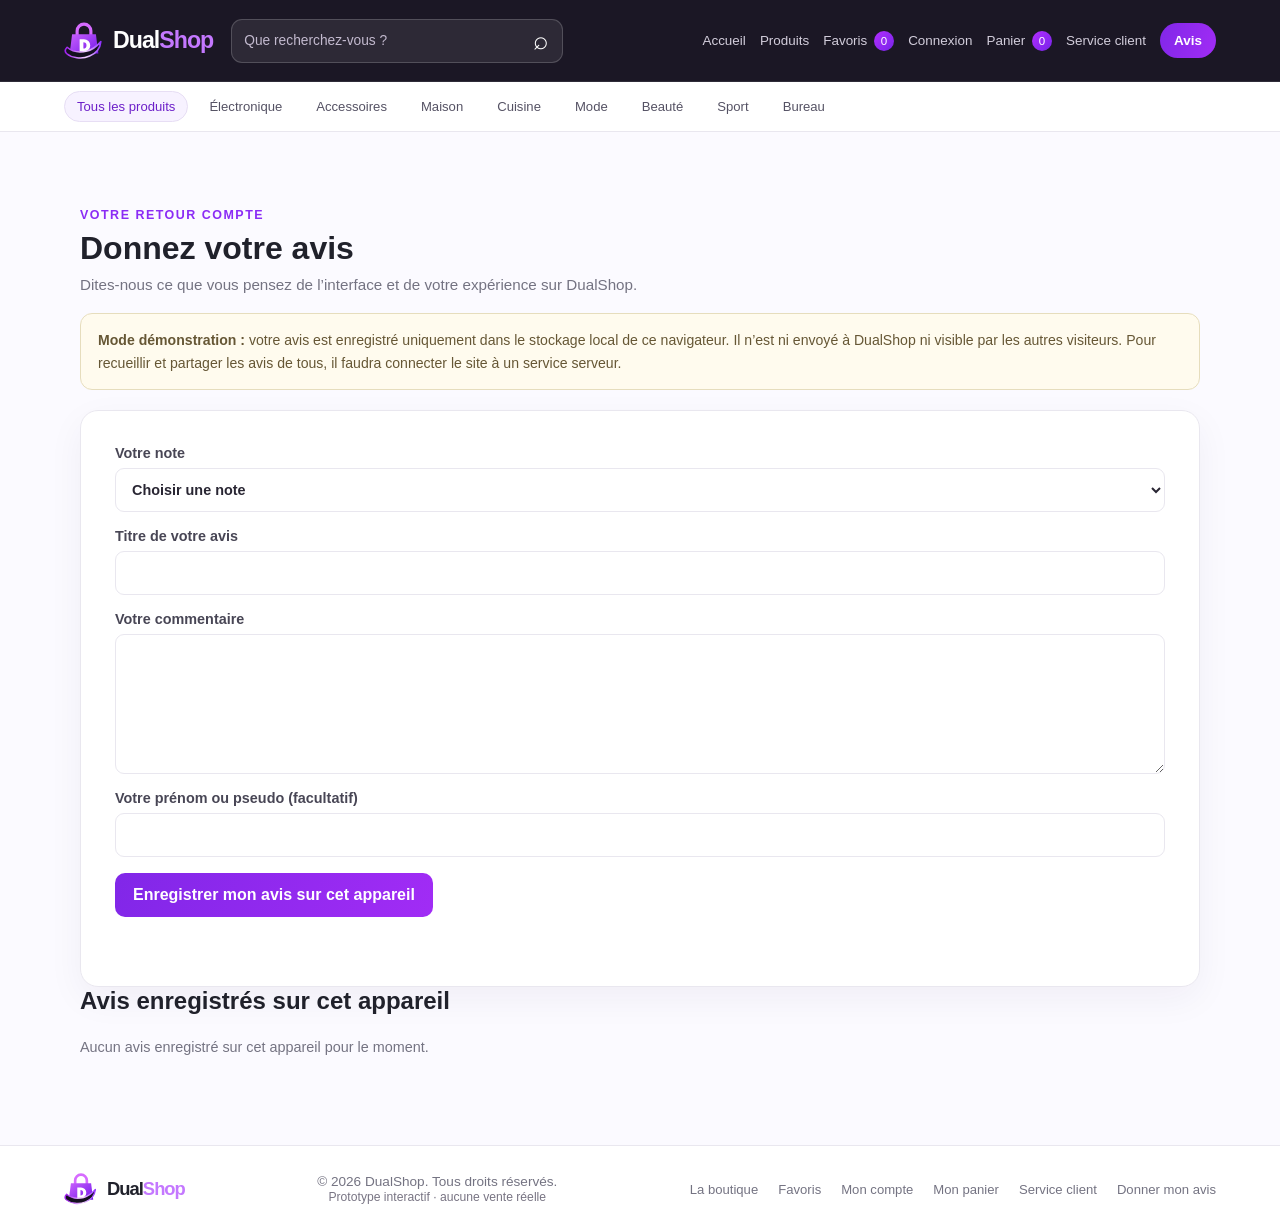
<file: avis.html>
<!DOCTYPE html>
<html lang="fr">
<head>
  <meta charset="UTF-8">
  <meta name="viewport" content="width=device-width, initial-scale=1.0">
  <meta name="description" content="Partagez votre avis sur la démonstration DualShop.">
  <meta name="theme-color" content="#110d19">
  <title>Votre avis — DualShop</title>
  <link rel="icon" type="image/svg+xml" href="assets/logo/dualshop-mark.svg">
  <link rel="stylesheet" href="css/style.css">
  <link rel="stylesheet" href="css/components.css">
  <link rel="stylesheet" href="css/responsive.css">
  <script src="data/products.js" defer></script>
  <script src="js/site.js" defer></script>
  <script src="js/app.js" defer></script>
  <script src="js/cart.js" defer></script>
  <script src="js/favorites.js" defer></script>
  <script src="js/reviews.js" defer></script>
</head>
<body>
  <a class="skip-link" href="#main-content">Passer au contenu</a>
  <header class="site-header">
    <a class="logo" href="index.html"><img class="logo-mark" src="assets/logo/dualshop-mark.svg" alt=""><span class="logo-wordmark">Dual<span>Shop</span></span></a>
    <button class="menu-toggle" type="button" aria-expanded="false" aria-controls="primary-navigation" aria-label="Ouvrir le menu">
      <span></span><span></span><span></span>
    </button>
    <nav id="primary-navigation" aria-label="Navigation principale">
      <a href="index.html">Accueil</a>
      <a href="produits.html">Produits</a>
      <a href="favoris.html">Favoris <span class="favorite-count">0</span></a>
      <a href="connexion.html">Connexion</a>
      <a href="panier.html">Panier <span class="cart-count">0</span></a>
    </nav>
  </header>
  <main class="section" id="main-content">
    <p class="eyebrow">Votre retour compte</p>
    <h1>Donnez votre avis</h1>
    <p class="section-subtitle">Dites-nous ce que vous pensez de l’interface et de votre expérience sur DualShop.</p>
    <p class="feedback-note"><strong>Mode démonstration :</strong> votre avis est enregistré uniquement dans le stockage local de ce navigateur. Il n’est ni envoyé à DualShop ni visible par les autres visiteurs. Pour recueillir et partager les avis de tous, il faudra connecter le site à un service serveur.</p>
    <form class="feedback-form" id="feedback-form">
      <label>Votre note
        <select name="rating" required>
          <option value="">Choisir une note</option>
          <option value="5">5 — Excellent</option>
          <option value="4">4 — Très bien</option>
          <option value="3">3 — Bien</option>
          <option value="2">2 — À améliorer</option>
          <option value="1">1 — Décevant</option>
        </select>
      </label>
      <label>Titre de votre avis
        <input name="title" type="text" maxlength="80" required>
      </label>
      <label>Votre commentaire
        <textarea name="comment" rows="5" maxlength="1000" required></textarea>
      </label>
      <label>Votre prénom ou pseudo (facultatif)
        <input name="author" type="text" maxlength="40" autocomplete="nickname">
      </label>
      <button class="button" type="submit">Enregistrer mon avis sur cet appareil</button>
      <p class="form-status" id="feedback-status" role="status" aria-live="polite"></p>
    </form>
    <section aria-labelledby="feedback-list-title">
      <h2 id="feedback-list-title">Avis enregistrés sur cet appareil</h2>
      <div class="feedback-list" id="feedback-list" aria-live="polite"></div>
    </section>
  </main>
  <footer class="site-footer">
    <a class="logo" href="index.html"><img class="logo-mark" src="assets/logo/dualshop-mark.svg" alt=""><span class="logo-wordmark">Dual<span>Shop</span></span></a>
    <p>© <span data-year></span> DualShop. Tous droits réservés.<br><span class="footer-note">Prototype interactif · aucune vente réelle</span></p>
    <nav aria-label="Navigation de pied de page"><a href="produits.html">La boutique</a><a href="favoris.html">Favoris</a><a href="connexion.html">Mon compte</a><a href="panier.html">Mon panier</a></nav>
  </footer>
</body>
</html>
</file>
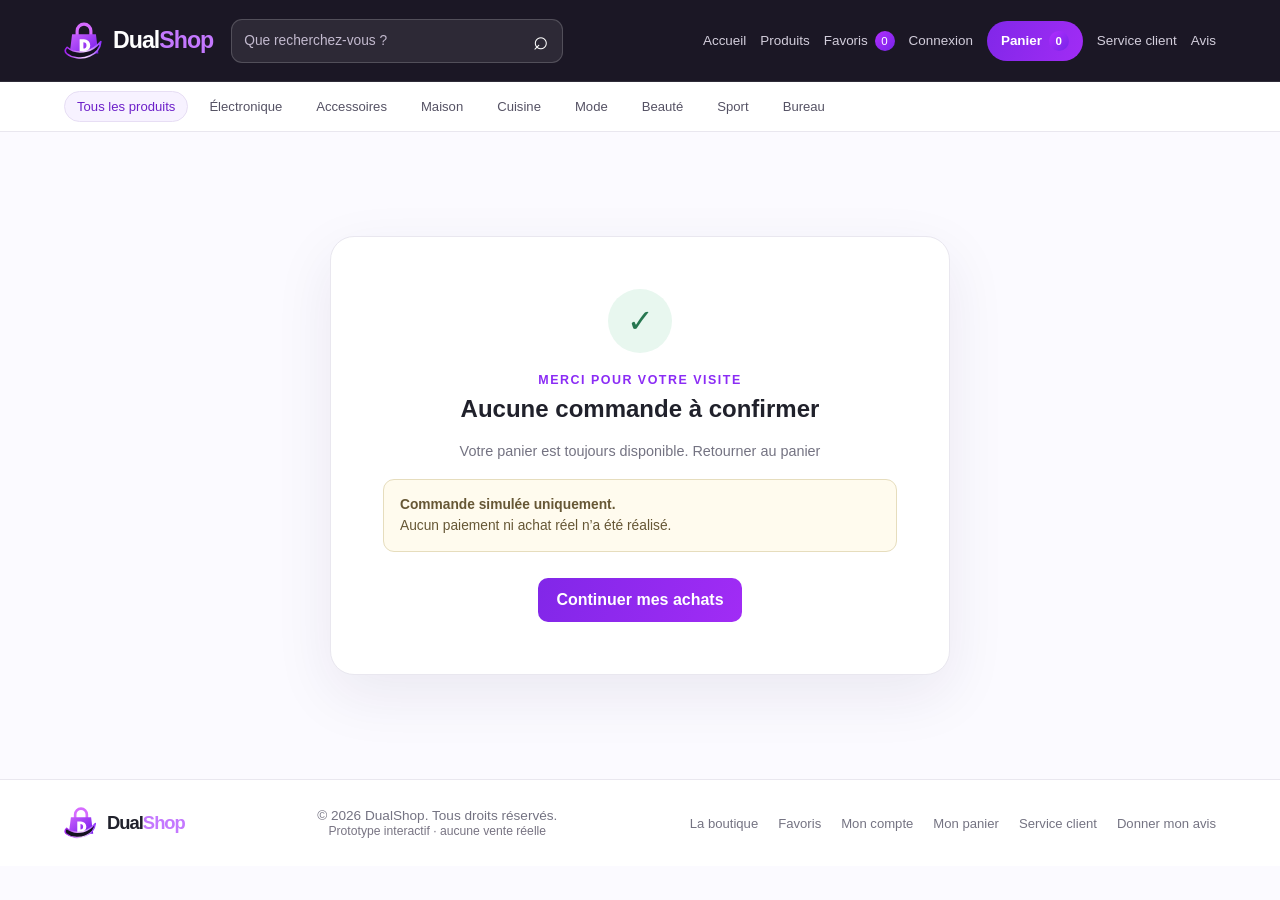
<file: commande-confirmee.html>
<!DOCTYPE html>
<html lang="fr">
<head>
  <meta charset="UTF-8">
  <meta name="viewport" content="width=device-width, initial-scale=1.0">
  <meta name="description" content="Confirmation de votre commande de démonstration DualShop.">
  <title>Commande confirmée — DualShop</title>
  <link rel="icon" type="image/svg+xml" href="assets/logo/dualshop-mark.svg">
  <link rel="stylesheet" href="css/style.css">
  <link rel="stylesheet" href="css/components.css">
  <link rel="stylesheet" href="css/responsive.css">
  <script src="data/products.js" defer></script>
  <script src="js/site.js" defer></script>
  <script src="js/app.js" defer></script>
  <script src="js/cart.js" defer></script>
  <script src="js/favorites.js" defer></script>
  <script src="js/checkout.js" defer></script>
</head>
<body>
  <a class="skip-link" href="#main-content">Passer au contenu</a>
  <header class="site-header">
    <a class="logo" href="index.html"><img class="logo-mark" src="assets/logo/dualshop-mark.svg" alt=""><span class="logo-wordmark">Dual<span>Shop</span></span></a>
    <button class="menu-toggle" type="button" aria-expanded="false" aria-controls="primary-navigation" aria-label="Ouvrir le menu">
      <span></span><span></span><span></span>
    </button>
    <nav id="primary-navigation" aria-label="Navigation principale">
      <a href="index.html">Accueil</a>
      <a href="produits.html">Produits</a>
      <a href="favoris.html">Favoris <span class="favorite-count">0</span></a>
      <a href="connexion.html">Connexion</a>
      <a href="panier.html" aria-current="page">Panier <span class="cart-count">0</span></a>
    </nav>
  </header>
  <main class="section confirmation-section" id="main-content">
    <section class="confirmation-card">
      <span class="confirmation-icon" aria-hidden="true">✓</span>
      <p class="eyebrow">Merci pour votre visite</p>
      <h1 id="confirmation-title">Votre commande démo est confirmée</h1>
      <p id="confirmation-message" class="muted"></p>
      <p class="demo-notice"><strong>Commande simulée uniquement.</strong><br>Aucun paiement ni achat réel n’a été réalisé.</p>
      <a class="button" href="produits.html">Continuer mes achats</a>
    </section>
  </main>
  <footer class="site-footer">
    <a class="logo" href="index.html"><img class="logo-mark" src="assets/logo/dualshop-mark.svg" alt=""><span class="logo-wordmark">Dual<span>Shop</span></span></a>
    <p>© <span data-year></span> DualShop. Tous droits réservés.<br><span class="footer-note">Prototype interactif · aucune vente réelle</span></p>
    <nav aria-label="Navigation de pied de page"><a href="produits.html">La boutique</a><a href="favoris.html">Favoris</a><a href="connexion.html">Mon compte</a><a href="panier.html">Mon panier</a></nav>
  </footer>
</body>
</html>
</file>
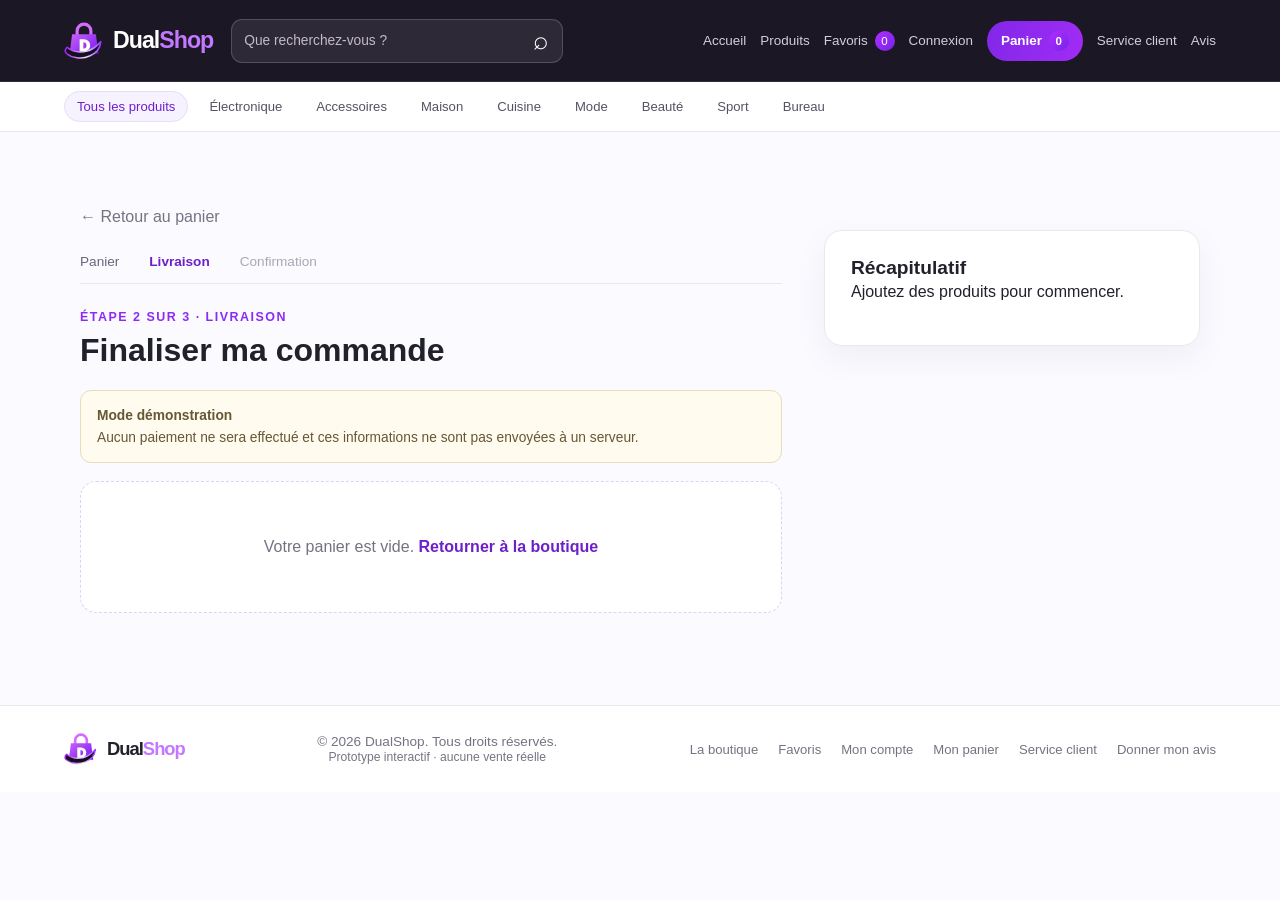
<file: commande.html>
<!DOCTYPE html>
<html lang="fr">
<head>
  <meta charset="UTF-8">
  <meta name="viewport" content="width=device-width, initial-scale=1.0">
  <meta name="description" content="Finalisez votre commande de démonstration DualShop.">
  <title>Finaliser la commande — DualShop</title>
  <link rel="icon" type="image/svg+xml" href="assets/logo/dualshop-mark.svg">
  <link rel="stylesheet" href="css/style.css">
  <link rel="stylesheet" href="css/components.css">
  <link rel="stylesheet" href="css/responsive.css">
  <script src="data/products.js" defer></script>
  <script src="js/site.js" defer></script>
  <script src="js/app.js" defer></script>
  <script src="js/cart.js" defer></script>
  <script src="js/favorites.js" defer></script>
  <script src="js/checkout.js" defer></script>
</head>
<body>
  <a class="skip-link" href="#main-content">Passer au contenu</a>
  <header class="site-header">
    <a class="logo" href="index.html"><img class="logo-mark" src="assets/logo/dualshop-mark.svg" alt=""><span class="logo-wordmark">Dual<span>Shop</span></span></a>
    <button class="menu-toggle" type="button" aria-expanded="false" aria-controls="primary-navigation" aria-label="Ouvrir le menu">
      <span></span><span></span><span></span>
    </button>
    <nav id="primary-navigation" aria-label="Navigation principale">
      <a href="index.html">Accueil</a>
      <a href="produits.html">Produits</a>
      <a href="favoris.html">Favoris <span class="favorite-count">0</span></a>
      <a href="connexion.html">Connexion</a>
      <a href="panier.html" aria-current="page">Panier <span class="cart-count">0</span></a>
    </nav>
  </header>
  <main class="section checkout-layout" id="main-content">
    <div>
      <a class="back-link" href="panier.html">← Retour au panier</a>
      <ol class="checkout-steps" aria-label="Étapes de commande">
        <li><a href="panier.html">Panier</a></li>
        <li aria-current="step">Livraison</li>
        <li>Confirmation</li>
      </ol>
      <p class="eyebrow">Étape 2 sur 3 · Livraison</p>
      <h1>Finaliser ma commande</h1>
      <div class="demo-notice"><strong>Mode démonstration</strong><br>Aucun paiement ne sera effectué et ces informations ne sont pas envoyées à un serveur.</div>
      <form id="checkout-form" class="checkout-card">
        <h2>Adresse de livraison</h2>
        <div class="form-grid">
          <label>Prénom<input name="firstName" autocomplete="given-name" required></label>
          <label>Nom<input name="lastName" autocomplete="family-name" required></label>
        </div>
        <label>Adresse e-mail<input name="email" type="email" autocomplete="email" required></label>
        <label>Adresse<input name="address" autocomplete="street-address" required></label>
        <div class="form-grid">
          <label>Code postal<input name="postalCode" autocomplete="postal-code" inputmode="numeric" required></label>
          <label>Ville<input name="city" autocomplete="address-level2" required></label>
        </div>
        <fieldset class="payment-demo">
          <legend>Paiement</legend>
          <label><input type="radio" name="payment" value="demo" checked> Paiement de démonstration (aucun débit)</label>
          <p class="muted">Aucune donnée bancaire n’est demandée dans cette maquette.</p>
        </fieldset>
        <p id="checkout-error" class="form-message" role="alert"></p>
        <button class="button checkout-button" type="submit">Confirmer la commande démo</button>
      </form>
    </div>
    <aside class="order-summary">
      <h2>Récapitulatif</h2>
      <div id="checkout-items"></div>
      <div id="checkout-total"></div>
    </aside>
  </main>
  <footer class="site-footer">
    <a class="logo" href="index.html"><img class="logo-mark" src="assets/logo/dualshop-mark.svg" alt=""><span class="logo-wordmark">Dual<span>Shop</span></span></a>
    <p>© <span data-year></span> DualShop. Tous droits réservés.<br><span class="footer-note">Prototype interactif · aucune vente réelle</span></p>
    <nav aria-label="Navigation de pied de page"><a href="produits.html">La boutique</a><a href="favoris.html">Favoris</a><a href="connexion.html">Mon compte</a><a href="panier.html">Mon panier</a></nav>
  </footer>
</body>
</html>
</file>
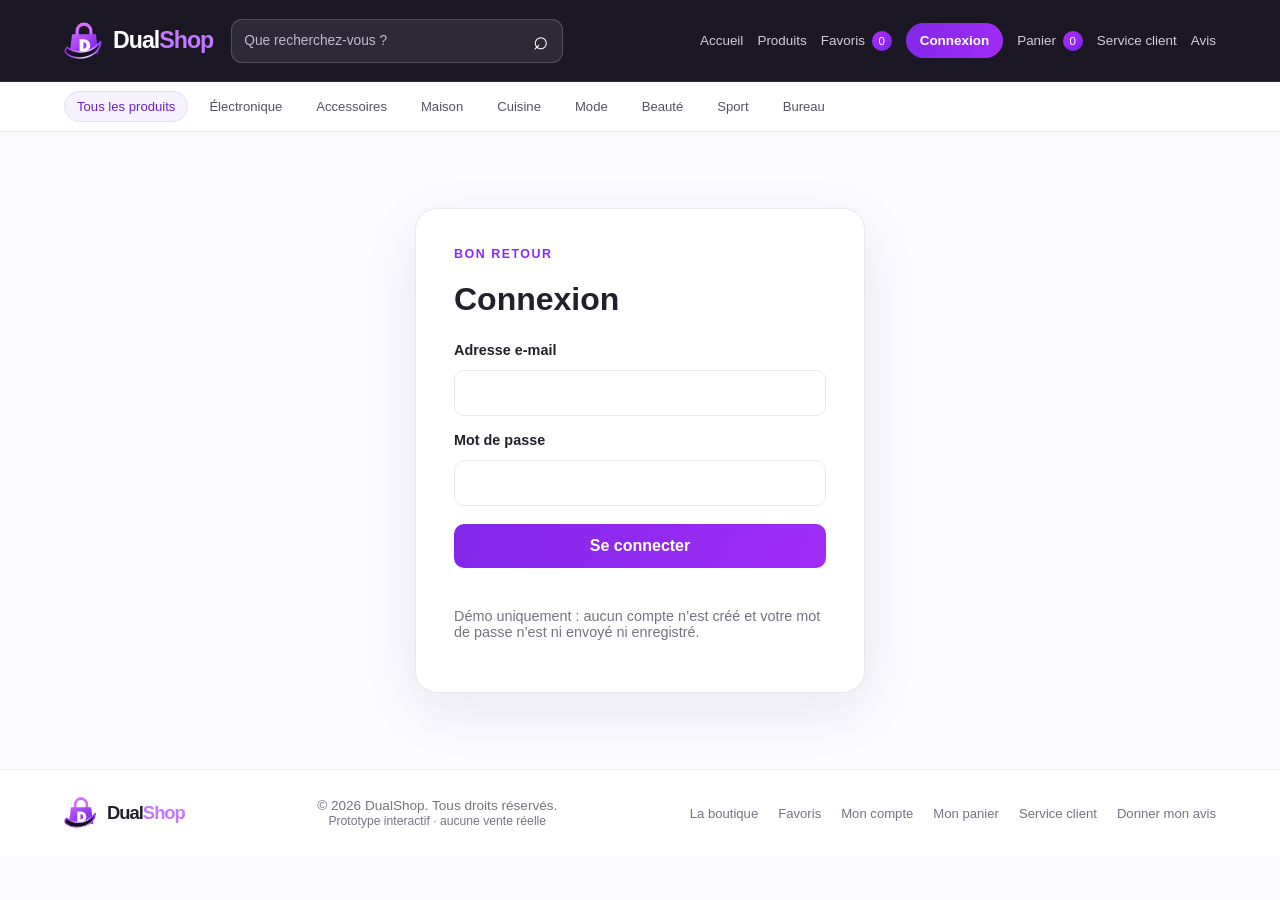
<file: connexion.html>
<!DOCTYPE html>
<html lang="fr">
<head>
  <meta charset="UTF-8">
  <meta name="viewport" content="width=device-width, initial-scale=1.0">
  <meta name="description" content="Connectez-vous à votre compte DualShop.">
  <title>Connexion — DualShop</title>
  <link rel="icon" type="image/svg+xml" href="assets/logo/dualshop-mark.svg">
  <link rel="stylesheet" href="css/style.css">
  <link rel="stylesheet" href="css/components.css">
  <link rel="stylesheet" href="css/responsive.css">
  <script src="data/products.js" defer></script>
  <script src="js/site.js" defer></script>
  <script src="js/app.js" defer></script>
  <script src="js/cart.js" defer></script>
  <script src="js/auth.js" defer></script>
  <script src="js/favorites.js" defer></script>
</head>
<body>
  <a class="skip-link" href="#main-content">Passer au contenu</a>
  <header class="site-header">
    <a class="logo" href="index.html"><img class="logo-mark" src="assets/logo/dualshop-mark.svg" alt=""><span class="logo-wordmark">Dual<span>Shop</span></span></a>
    <button class="menu-toggle" type="button" aria-expanded="false" aria-controls="primary-navigation" aria-label="Ouvrir le menu">
      <span></span><span></span><span></span>
    </button>
    <nav id="primary-navigation" aria-label="Navigation principale">
      <a href="index.html">Accueil</a>
      <a href="produits.html">Produits</a>
      <a href="favoris.html">Favoris <span class="favorite-count">0</span></a>
      <a href="connexion.html" aria-current="page">Connexion</a>
      <a href="panier.html">Panier <span class="cart-count">0</span></a>
    </nav>
  </header>
  <main class="section auth-section" id="main-content">
    <form id="login-form" class="auth-card">
      <p class="eyebrow">Bon retour</p>
      <h1>Connexion</h1>
      <label for="email">Adresse e-mail</label>
      <input id="email" name="email" type="email" autocomplete="email" required>
      <label for="password">Mot de passe</label>
      <input id="password" name="password" type="password" autocomplete="current-password" required>
      <button class="button" type="submit">Se connecter</button>
      <p id="login-message" class="form-message" aria-live="polite"></p>
      <p class="muted">Démo uniquement : aucun compte n’est créé et votre mot de passe n’est ni envoyé ni enregistré.</p>
    </form>
  </main>
  <footer class="site-footer">
    <a class="logo" href="index.html"><img class="logo-mark" src="assets/logo/dualshop-mark.svg" alt=""><span class="logo-wordmark">Dual<span>Shop</span></span></a>
    <p>© <span data-year></span> DualShop. Tous droits réservés.<br><span class="footer-note">Prototype interactif · aucune vente réelle</span></p>
    <nav aria-label="Navigation de pied de page"><a href="produits.html">La boutique</a><a href="favoris.html">Favoris</a><a href="connexion.html">Mon compte</a><a href="panier.html">Mon panier</a></nav>
  </footer>
</body>
</html>
</file>
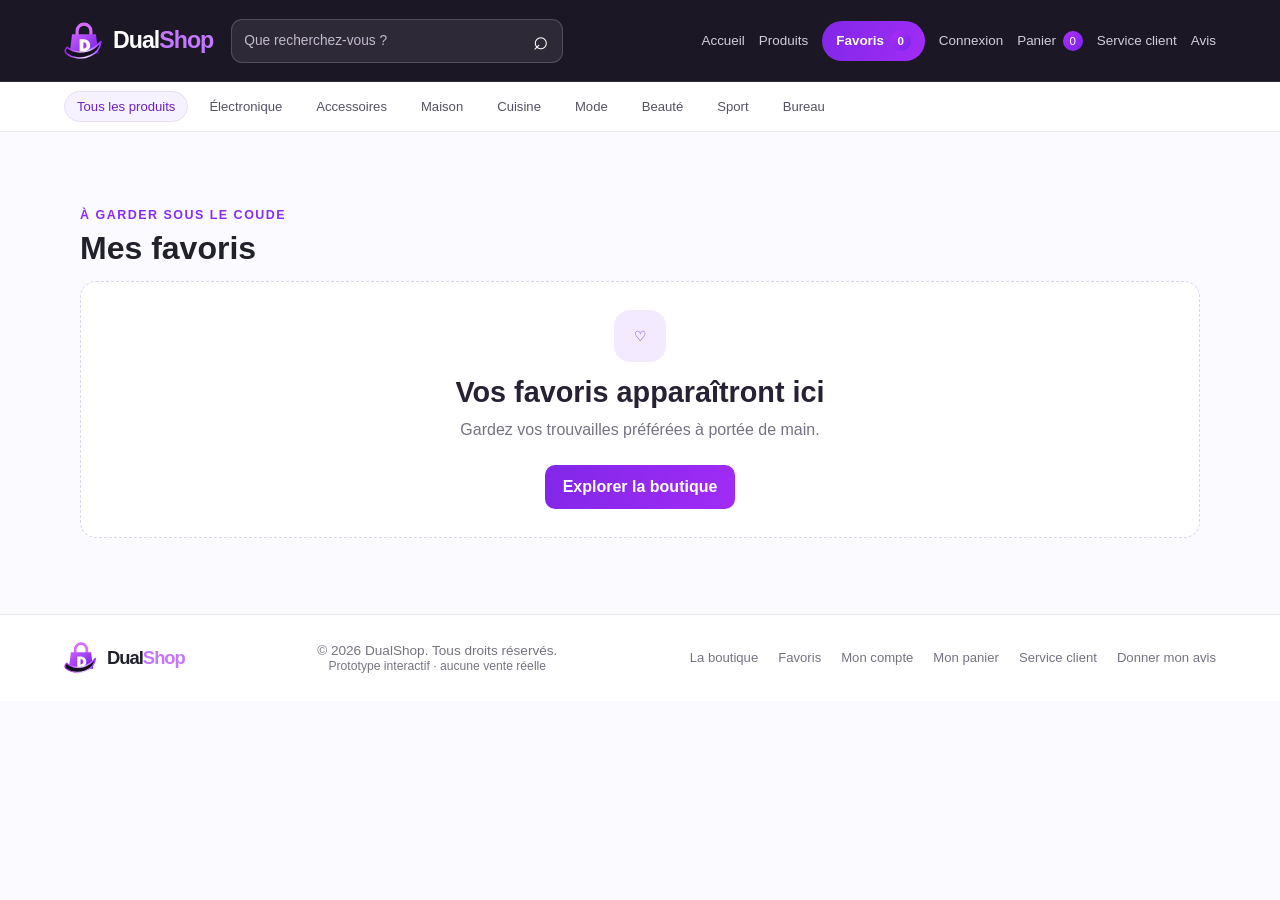
<file: favoris.html>
<!DOCTYPE html>
<html lang="fr">
<head>
  <meta charset="UTF-8">
  <meta name="viewport" content="width=device-width, initial-scale=1.0">
  <meta name="description" content="Retrouvez vos produits favoris DualShop.">
  <title>Mes favoris — DualShop</title>
  <link rel="icon" type="image/svg+xml" href="assets/logo/dualshop-mark.svg">
  <link rel="stylesheet" href="css/style.css">
  <link rel="stylesheet" href="css/components.css">
  <link rel="stylesheet" href="css/responsive.css">
  <script src="data/products.js" defer></script>
  <script src="js/site.js" defer></script>
  <script src="js/app.js" defer></script>
  <script src="js/products.js" defer></script>
  <script src="js/cart.js" defer></script>
  <script src="js/favorites.js" defer></script>
</head>
<body>
  <a class="skip-link" href="#main-content">Passer au contenu</a>
  <header class="site-header">
    <a class="logo" href="index.html"><img class="logo-mark" src="assets/logo/dualshop-mark.svg" alt=""><span class="logo-wordmark">Dual<span>Shop</span></span></a>
    <button class="menu-toggle" type="button" aria-expanded="false" aria-controls="primary-navigation" aria-label="Ouvrir le menu">
      <span></span><span></span><span></span>
    </button>
    <nav id="primary-navigation" aria-label="Navigation principale">
      <a href="index.html">Accueil</a>
      <a href="produits.html">Produits</a>
      <a href="favoris.html" aria-current="page">Favoris <span class="favorite-count">0</span></a>
      <a href="connexion.html">Connexion</a>
      <a href="panier.html">Panier <span class="cart-count">0</span></a>
    </nav>
  </header>
  <main class="section" id="main-content">
    <p class="eyebrow">À garder sous le coude</p>
    <h1>Mes favoris</h1>
    <p id="favorites-message" class="muted" aria-live="polite"></p>
    <div class="product-grid favorites-grid" id="products-grid" data-favorites-only></div>
  </main>
  <footer class="site-footer">
    <a class="logo" href="index.html"><img class="logo-mark" src="assets/logo/dualshop-mark.svg" alt=""><span class="logo-wordmark">Dual<span>Shop</span></span></a>
    <p>© <span data-year></span> DualShop. Tous droits réservés.<br><span class="footer-note">Prototype interactif · aucune vente réelle</span></p>
    <nav aria-label="Navigation de pied de page"><a href="produits.html">La boutique</a><a href="favoris.html">Favoris</a><a href="connexion.html">Mon compte</a><a href="panier.html">Mon panier</a></nav>
  </footer>
</body>
</html>
</file>
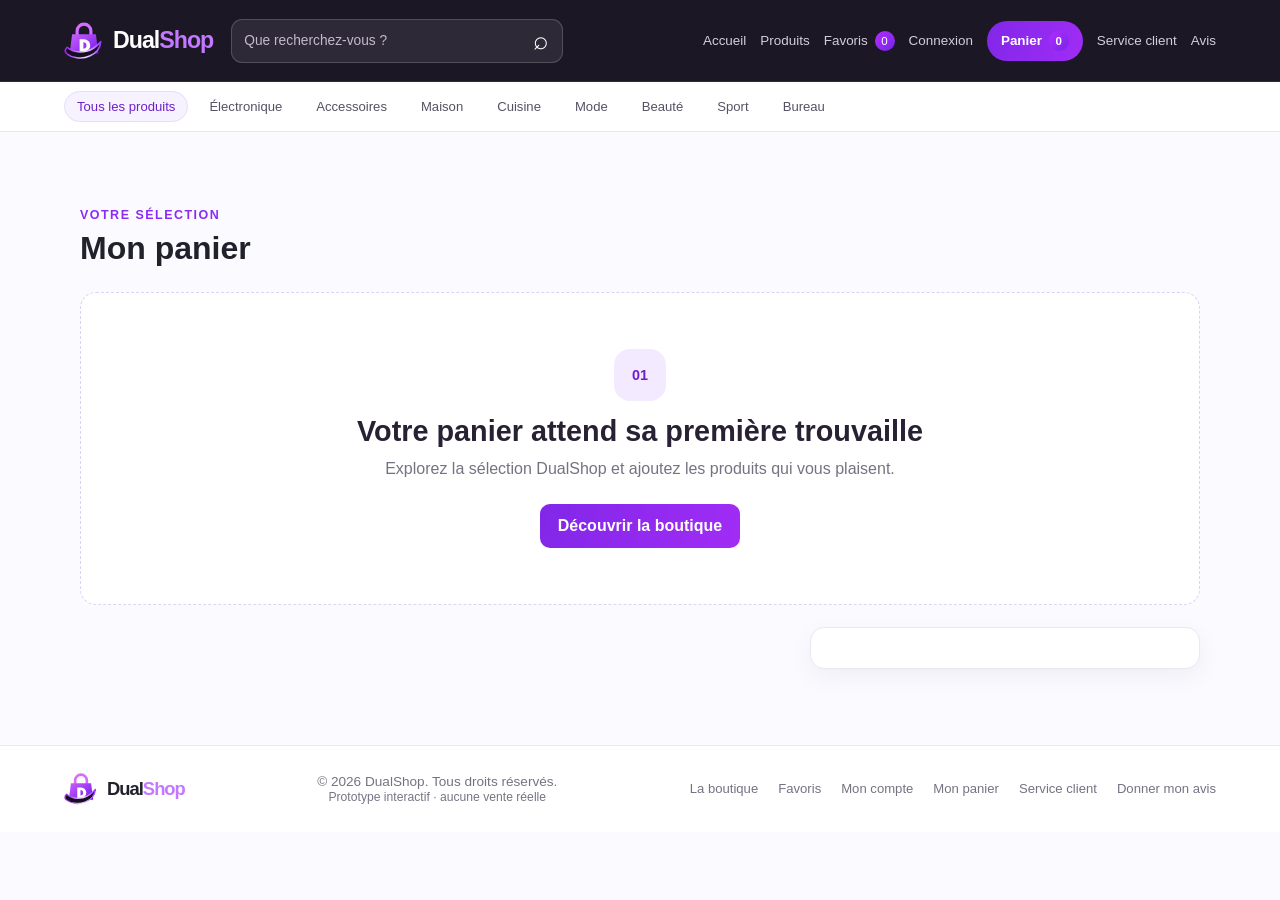
<file: panier.html>
<!DOCTYPE html>
<html lang="fr">
<head>
  <meta charset="UTF-8">
  <meta name="viewport" content="width=device-width, initial-scale=1.0">
  <meta name="description" content="Consultez votre panier DualShop.">
  <title>Mon panier — DualShop</title>
  <link rel="icon" type="image/svg+xml" href="assets/logo/dualshop-mark.svg">
  <link rel="stylesheet" href="css/style.css">
  <link rel="stylesheet" href="css/components.css">
  <link rel="stylesheet" href="css/responsive.css">
  <script src="data/products.js" defer></script>
  <script src="js/site.js" defer></script>
  <script src="js/app.js" defer></script>
  <script src="js/cart.js" defer></script>
  <script src="js/favorites.js" defer></script>
</head>
<body>
  <a class="skip-link" href="#main-content">Passer au contenu</a>
  <header class="site-header">
    <a class="logo" href="index.html"><img class="logo-mark" src="assets/logo/dualshop-mark.svg" alt=""><span class="logo-wordmark">Dual<span>Shop</span></span></a>
    <button class="menu-toggle" type="button" aria-expanded="false" aria-controls="primary-navigation" aria-label="Ouvrir le menu">
      <span></span><span></span><span></span>
    </button>
    <nav id="primary-navigation" aria-label="Navigation principale">
      <a href="index.html">Accueil</a>
      <a href="produits.html">Produits</a>
      <a href="favoris.html">Favoris <span class="favorite-count">0</span></a>
      <a href="connexion.html">Connexion</a>
      <a href="panier.html" aria-current="page">Panier <span class="cart-count">0</span></a>
    </nav>
  </header>
  <main class="section" id="main-content">
    <p class="eyebrow">Votre sélection</p>
    <h1>Mon panier</h1>
    <div id="cart-items" class="cart-items"></div>
    <div id="cart-summary" class="cart-summary"></div>
  </main>
  <footer class="site-footer">
    <a class="logo" href="index.html"><img class="logo-mark" src="assets/logo/dualshop-mark.svg" alt=""><span class="logo-wordmark">Dual<span>Shop</span></span></a>
    <p>© <span data-year></span> DualShop. Tous droits réservés.<br><span class="footer-note">Prototype interactif · aucune vente réelle</span></p>
    <nav aria-label="Navigation de pied de page"><a href="produits.html">La boutique</a><a href="favoris.html">Favoris</a><a href="connexion.html">Mon compte</a><a href="panier.html">Mon panier</a></nav>
  </footer>
</body>
</html>
</file>
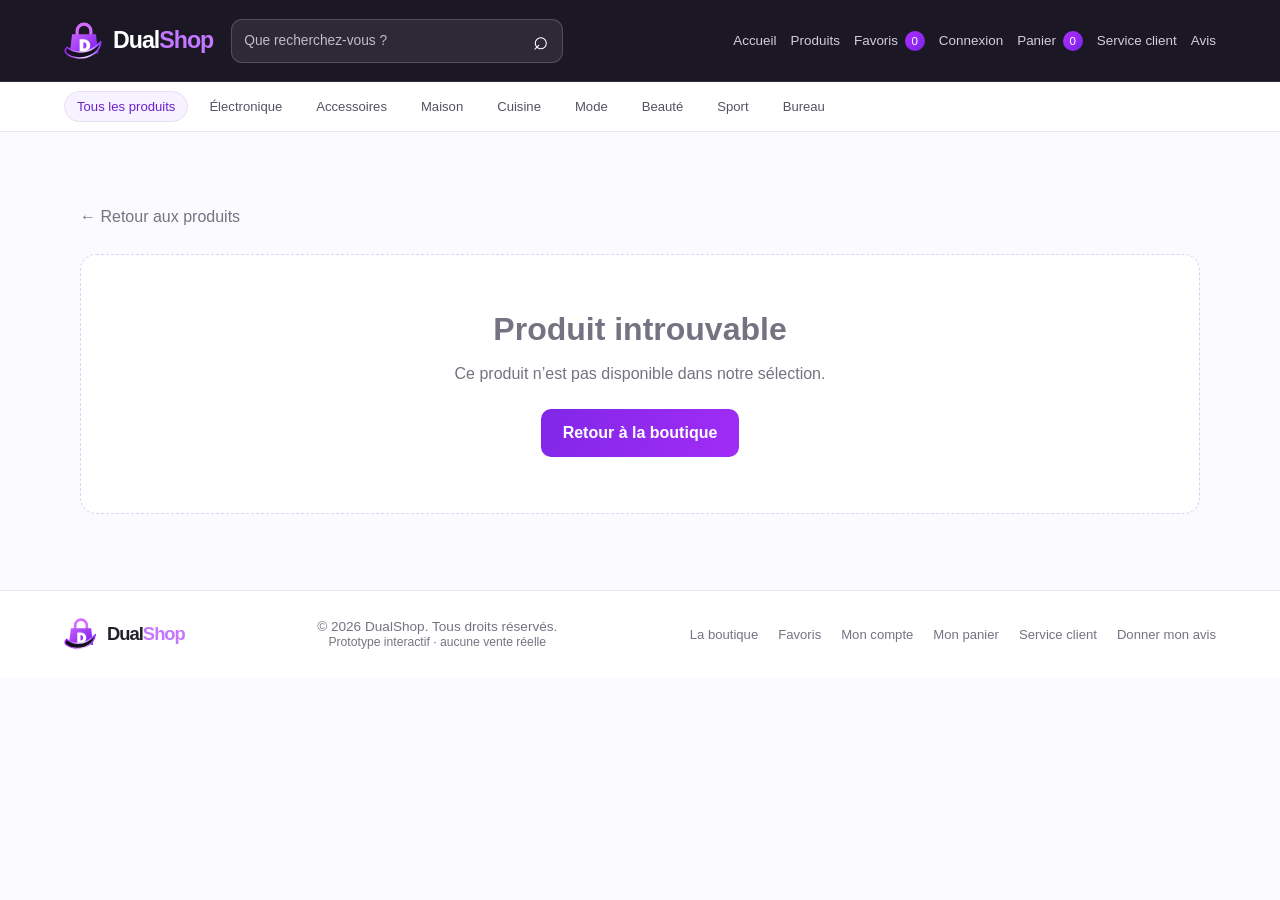
<file: produit.html>
<!DOCTYPE html>
<html lang="fr">
<head>
  <meta charset="UTF-8">
  <meta name="viewport" content="width=device-width, initial-scale=1.0">
  <meta name="description" content="Détails d’un produit DualShop.">
  <title>Produit — DualShop</title>
  <link rel="icon" type="image/svg+xml" href="assets/logo/dualshop-mark.svg">
  <link rel="stylesheet" href="css/style.css">
  <link rel="stylesheet" href="css/components.css">
  <link rel="stylesheet" href="css/responsive.css">
  <script src="data/products.js" defer></script>
  <script src="js/site.js" defer></script>
  <script src="js/app.js" defer></script>
  <script src="js/products.js" defer></script>
  <script src="js/cart.js" defer></script>
  <script src="js/favorites.js" defer></script>
</head>
<body>
  <a class="skip-link" href="#main-content">Passer au contenu</a>
  <header class="site-header">
    <a class="logo" href="index.html"><img class="logo-mark" src="assets/logo/dualshop-mark.svg" alt=""><span class="logo-wordmark">Dual<span>Shop</span></span></a>
    <button class="menu-toggle" type="button" aria-expanded="false" aria-controls="primary-navigation" aria-label="Ouvrir le menu">
      <span></span><span></span><span></span>
    </button>
    <nav id="primary-navigation" aria-label="Navigation principale">
      <a href="index.html">Accueil</a>
      <a href="produits.html">Produits</a>
      <a href="favoris.html">Favoris <span class="favorite-count">0</span></a>
      <a href="connexion.html">Connexion</a>
      <a href="panier.html">Panier <span class="cart-count">0</span></a>
    </nav>
  </header>
  <main class="section" id="main-content">
    <a class="back-link" href="produits.html">← Retour aux produits</a>
    <div id="product-detail" class="product-detail"></div>
  </main>
  <footer class="site-footer">
    <a class="logo" href="index.html"><img class="logo-mark" src="assets/logo/dualshop-mark.svg" alt=""><span class="logo-wordmark">Dual<span>Shop</span></span></a>
    <p>© <span data-year></span> DualShop. Tous droits réservés.<br><span class="footer-note">Prototype interactif · aucune vente réelle</span></p>
    <nav aria-label="Navigation de pied de page"><a href="produits.html">La boutique</a><a href="favoris.html">Favoris</a><a href="connexion.html">Mon compte</a><a href="panier.html">Mon panier</a></nav>
  </footer>
</body>
</html>
</file>
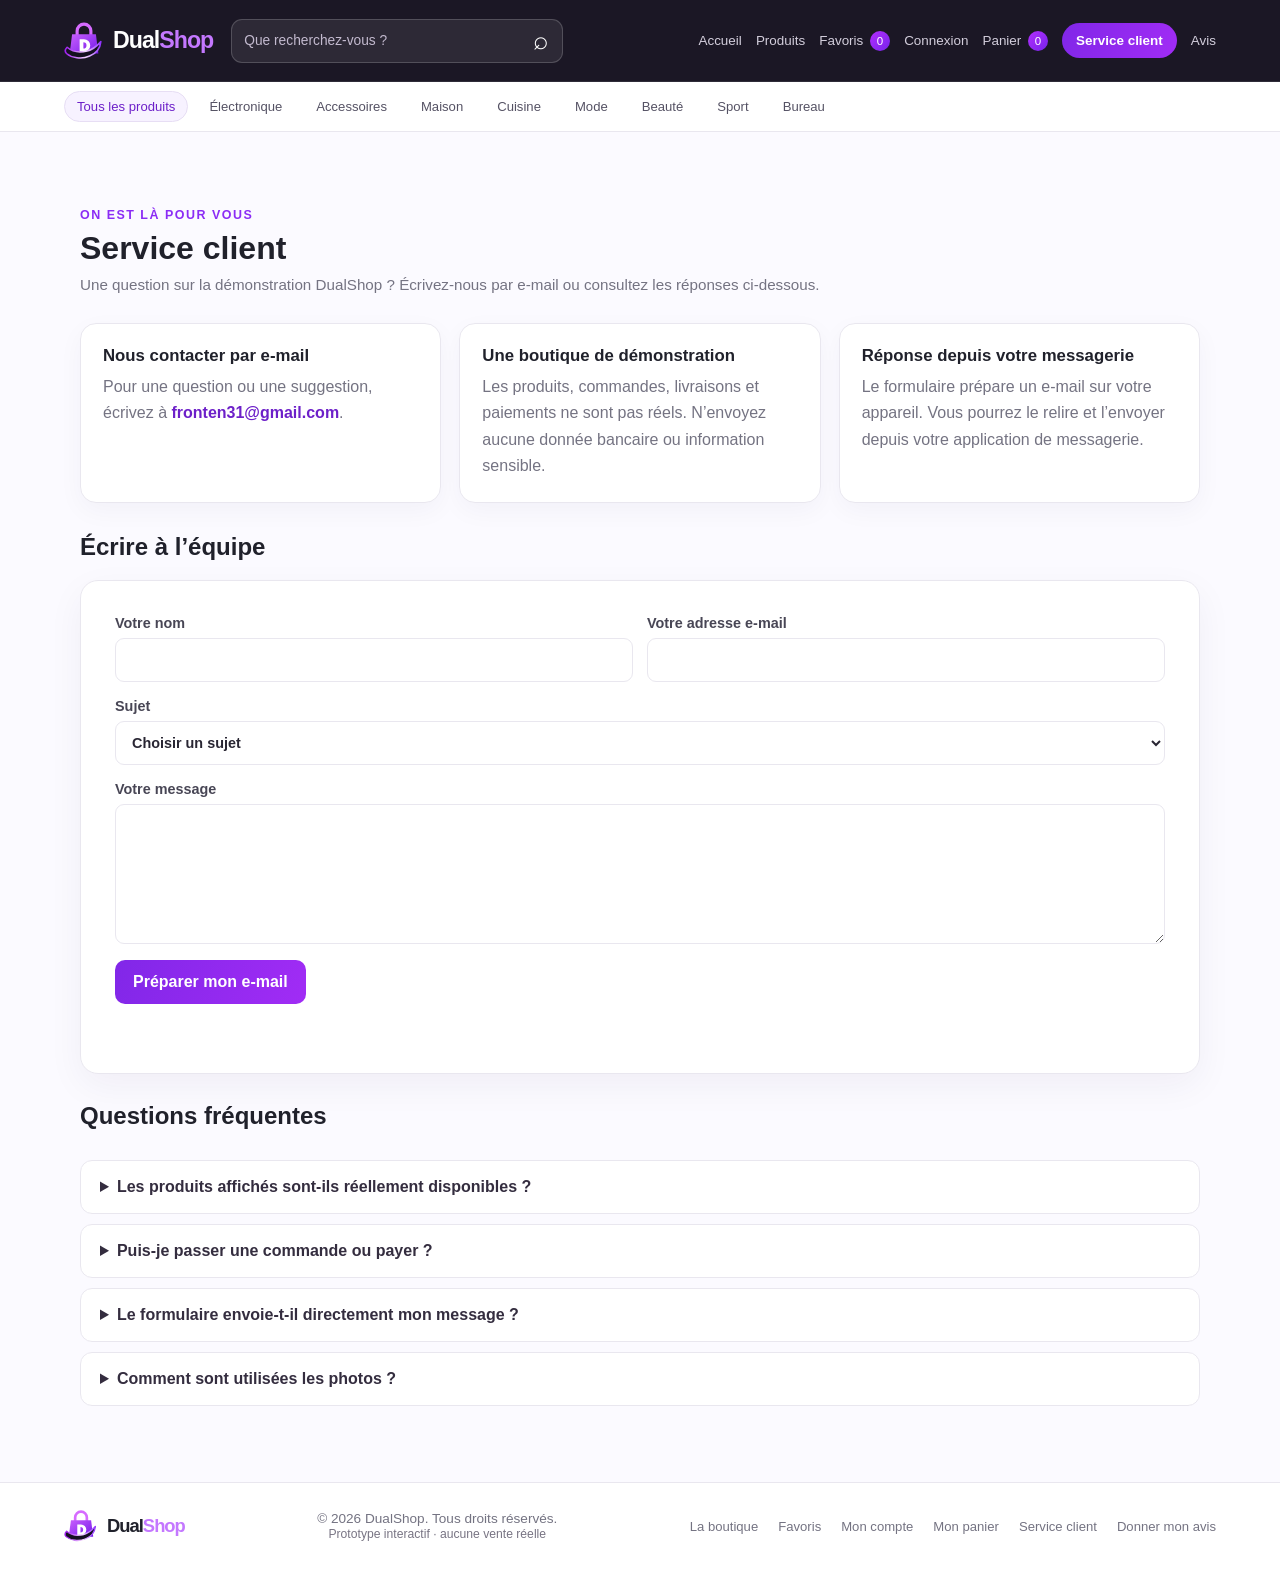
<file: service-client.html>
<!DOCTYPE html>
<html lang="fr">
<head>
  <meta charset="UTF-8">
  <meta name="viewport" content="width=device-width, initial-scale=1.0">
  <meta name="description" content="Contactez l’équipe DualShop et consultez les réponses aux questions fréquentes.">
  <meta name="theme-color" content="#110d19">
  <title>Service client — DualShop</title>
  <link rel="icon" type="image/svg+xml" href="assets/logo/dualshop-mark.svg">
  <link rel="stylesheet" href="css/style.css">
  <link rel="stylesheet" href="css/components.css">
  <link rel="stylesheet" href="css/responsive.css">
  <script src="data/products.js" defer></script>
  <script src="js/site.js" defer></script>
  <script src="js/app.js" defer></script>
  <script src="js/cart.js" defer></script>
  <script src="js/favorites.js" defer></script>
  <script src="js/contact.js" defer></script>
</head>
<body>
  <a class="skip-link" href="#main-content">Passer au contenu</a>
  <header class="site-header">
    <a class="logo" href="index.html"><img class="logo-mark" src="assets/logo/dualshop-mark.svg" alt=""><span class="logo-wordmark">Dual<span>Shop</span></span></a>
    <button class="menu-toggle" type="button" aria-expanded="false" aria-controls="primary-navigation" aria-label="Ouvrir le menu">
      <span></span><span></span><span></span>
    </button>
    <nav id="primary-navigation" aria-label="Navigation principale">
      <a href="index.html">Accueil</a>
      <a href="produits.html">Produits</a>
      <a href="favoris.html">Favoris <span class="favorite-count">0</span></a>
      <a href="connexion.html">Connexion</a>
      <a href="panier.html">Panier <span class="cart-count">0</span></a>
    </nav>
  </header>
  <main class="section" id="main-content">
    <p class="eyebrow">On est là pour vous</p>
    <h1>Service client</h1>
    <p class="section-subtitle">Une question sur la démonstration DualShop ? Écrivez-nous par e-mail ou consultez les réponses ci-dessous.</p>
    <div class="info-grid">
      <section class="info-card">
        <h2>Nous contacter par e-mail</h2>
        <p>Pour une question ou une suggestion, écrivez à <a class="contact-address" href="mailto:fronten31@gmail.com">fronten31@gmail.com</a>.</p>
      </section>
      <section class="info-card">
        <h2>Une boutique de démonstration</h2>
        <p>Les produits, commandes, livraisons et paiements ne sont pas réels. N’envoyez aucune donnée bancaire ou information sensible.</p>
      </section>
      <section class="info-card">
        <h2>Réponse depuis votre messagerie</h2>
        <p>Le formulaire prépare un e-mail sur votre appareil. Vous pourrez le relire et l’envoyer depuis votre application de messagerie.</p>
      </section>
    </div>
    <section aria-labelledby="contact-form-title">
      <h2 id="contact-form-title">Écrire à l’équipe</h2>
      <form class="customer-form" id="contact-form">
        <div class="form-grid">
          <label>Votre nom
            <input name="name" type="text" autocomplete="name" maxlength="80" required>
          </label>
          <label>Votre adresse e-mail
            <input name="email" type="email" autocomplete="email" maxlength="120" required>
          </label>
        </div>
        <label>Sujet
          <select name="subject" required>
            <option value="">Choisir un sujet</option>
            <option value="Question sur le site">Question sur le site</option>
            <option value="Suggestion d’amélioration">Suggestion d’amélioration</option>
            <option value="Autre demande">Autre demande</option>
          </select>
        </label>
        <label>Votre message
          <textarea name="message" rows="6" maxlength="2000" required></textarea>
        </label>
        <button class="button" type="submit">Préparer mon e-mail</button>
        <p class="form-status" id="contact-status" role="status" aria-live="polite"></p>
      </form>
    </section>
    <section class="faq-list" aria-labelledby="faq-title">
      <h2 id="faq-title">Questions fréquentes</h2>
      <details>
        <summary>Les produits affichés sont-ils réellement disponibles ?</summary>
        <p>Non. DualShop est un prototype de portfolio : les fiches et les prix servent uniquement à présenter les fonctionnalités de l’interface.</p>
      </details>
      <details>
        <summary>Puis-je passer une commande ou payer ?</summary>
        <p>Non. Le panier et le parcours de commande sont simulés. Aucun paiement, achat ou envoi de commande n’est effectué.</p>
      </details>
      <details>
        <summary>Le formulaire envoie-t-il directement mon message ?</summary>
        <p>Non. Il ouvre un brouillon dans votre messagerie. Votre message ne part que si vous l’envoyez vous-même.</p>
      </details>
      <details>
        <summary>Comment sont utilisées les photos ?</summary>
        <p>Les photos provenant de Pexels sont des visuels d’illustration et ne représentent pas nécessairement les produits fictifs affichés.</p>
      </details>
    </section>
  </main>
  <footer class="site-footer">
    <a class="logo" href="index.html"><img class="logo-mark" src="assets/logo/dualshop-mark.svg" alt=""><span class="logo-wordmark">Dual<span>Shop</span></span></a>
    <p>© <span data-year></span> DualShop. Tous droits réservés.<br><span class="footer-note">Prototype interactif · aucune vente réelle</span></p>
    <nav aria-label="Navigation de pied de page"><a href="produits.html">La boutique</a><a href="favoris.html">Favoris</a><a href="connexion.html">Mon compte</a><a href="panier.html">Mon panier</a></nav>
  </footer>
</body>
</html>
</file>
<file: css/style.css>
:root {
  font-family: Inter, "Segoe UI", Arial, Helvetica, sans-serif;
  color: #20212b;
  background: #fbfaff;
  font-synthesis: none;
  text-rendering: optimizeLegibility;
  --accent: #8b2cf5;
  --accent-dark: #6d20c9;
  --accent-soft: #f3eaff;
  --muted: #747382;
  --border: #e9e7ef;
  --surface: #fff;
  --shadow-card: 0 16px 38px rgb(49 21 91 / 12%);
}

* { box-sizing: border-box; }
html { scroll-behavior: smooth; }
body { margin: 0; min-width: 280px; overflow-x: hidden; }
a { color: inherit; text-decoration: none; }
button, input { font: inherit; }
button, a, input { -webkit-tap-highlight-color: transparent; }
button:focus-visible, a:focus-visible, input:focus-visible { outline: 3px solid rgb(139 44 245 / 45%); outline-offset: 3px; }

.site-header {
  position: sticky;
  z-index: 10;
  top: 0;
  display: grid;
  grid-template-columns: auto minmax(180px, .7fr) auto minmax(0, 1.3fr);
  align-items: center;
  gap: 18px;
  min-height: 82px;
  padding: 14px max(5vw, 20px);
  background: rgb(18 14 29 / 96%);
  backdrop-filter: blur(14px);
  border-bottom: 1px solid rgb(255 255 255 / 9%);
  transition: box-shadow .25s ease, background .25s ease;
}
.site-header.is-scrolled { box-shadow: 0 8px 26px rgb(10 5 20 / 30%); background: rgb(18 14 29 / 98%); }
.logo { display: inline-flex; align-items: center; gap: 9px; color: #fff; font-size: 1.45rem; font-weight: 800; letter-spacing: -1px; }
.logo-mark { display: block; width: 40px; height: 40px; flex: 0 0 40px; }
.logo-wordmark { color: #fff; }
.logo-wordmark > span { color: #c478ff; }
nav { display: flex; align-items: center; gap: 24px; }
nav a { position: relative; color: #d3cedc; font-size: .92rem; transition: color .2s ease, background .2s ease; }
nav a:hover, nav a[aria-current="page"] { color: #d6a5ff; }
nav[aria-label="Navigation principale"] { grid-column: 4; justify-content: flex-end; gap: clamp(8px, 1.1vw, 18px); }
nav[aria-label="Navigation principale"] a { padding: 10px 0; white-space: nowrap; font-size: .84rem; }
nav[aria-label="Navigation principale"] a[aria-current="page"] { padding-right: 14px; padding-left: 14px; border-radius: 999px; color: #fff; background: linear-gradient(110deg, #8127e8, #a12cf5); font-weight: 700; }
nav[aria-label="Navigation principale"] a[aria-current="page"]::after { display: none; }
.menu-toggle { display: none; }
.header-search { display: flex; min-width: 0; align-items: center; overflow: hidden; border: 1px solid rgb(255 255 255 / 18%); border-radius: 11px; background: rgb(255 255 255 / 8%); }
.header-search input { width: 100%; min-width: 0; min-height: 42px; border: 0; padding: 9px 12px; color: #fff; background: transparent; font: inherit; font-size: .86rem; }
.header-search input::placeholder { color: #c3bacf; }
.header-search input:focus-visible { outline: 0; }
.header-search:focus-within { border-color: #c478ff; box-shadow: 0 0 0 3px rgb(196 120 255 / 16%); }
.header-search button { width: 42px; height: 42px; flex: 0 0 42px; border: 0; color: #fff; background: transparent; cursor: pointer; font-size: 1.6rem; }
.category-nav { position: relative; z-index: 2; display: flex; gap: 8px; overflow-x: auto; padding: 9px max(5vw, 20px); border-bottom: 1px solid var(--border); background: #fff; scrollbar-width: thin; }
.category-nav a { flex: 0 0 auto; padding: 7px 12px; border: 1px solid transparent; border-radius: 999px; color: #555264; font-size: .82rem; white-space: nowrap; }
.category-nav a:first-child, .category-nav a:hover, .category-nav a[aria-current="page"] { border-color: #e7def4; color: var(--accent-dark); background: #f7f2ff; }
.visually-hidden { position: absolute; width: 1px; height: 1px; overflow: hidden; clip: rect(0, 0, 0, 0); white-space: nowrap; clip-path: inset(50%); }
.cart-count, .favorite-count { display: inline-grid; min-width: 20px; height: 20px; margin-left: 3px; padding: 0 5px; place-items: center; border-radius: 999px; color: #fff; background: linear-gradient(135deg, #b22dff, #7624e8); font-size: .72rem; }
.hero {
  position: relative;
  display: grid;
  min-height: 550px;
  grid-template-columns: minmax(0, 1fr) minmax(300px, .85fr);
  align-items: center;
  gap: 48px;
  overflow: hidden;
  padding: 64px max(9vw, 24px);
  background: radial-gradient(ellipse at 80% 48%, rgb(126 35 222 / 36%) 0, transparent 34%), radial-gradient(ellipse at 100% 100%, rgb(76 26 132 / 32%) 0, transparent 38%), linear-gradient(115deg, #110d19 0%, #181023 52%, #211133 100%);
}
.hero::before, .hero::after { position: absolute; border: 1px solid rgb(205 151 255 / 12%); border-radius: 50%; content: ""; pointer-events: none; }
.hero::before { width: 440px; height: 440px; top: -300px; left: 37%; }
.hero::after { width: 560px; height: 560px; right: -310px; bottom: -420px; }
.hero-copy { position: relative; z-index: 1; max-width: 620px; animation: hero-enter .7s ease-out both; }
.hero .eyebrow { color: #d6a5ff; }
.hero h1 { margin: 12px 0 18px; color: #fff; font-size: clamp(3.2rem, 6.4vw, 5.7rem); letter-spacing: -.075em; line-height: .98; }
.hero h1 span { color: #c77aff; }
.hero-copy > p:not(.eyebrow) { max-width: 470px; margin-bottom: 24px; color: #d0c8dc; font-size: 1.05rem; line-height: 1.75; }
.hero-actions { display: flex; align-items: center; flex-wrap: wrap; gap: 18px; }
.hero-actions .button { min-height: 52px; gap: 16px; padding: 0 20px; box-shadow: 0 8px 24px rgb(143 43 245 / 38%); }
.hero-note { color: #c3bacf; font-size: .86rem; }
.hero-highlights { display: flex; gap: 38px; margin-top: 44px; }
.hero-highlights div { display: grid; gap: 3px; }
.hero-highlights strong { color: #fff; font-size: 1.2rem; }
.hero-highlights span { color: #c3bacf; font-size: .82rem; }
.hero-showcase {
  position: relative;
  z-index: 1;
  display: flex;
  width: min(100%, 410px);
  min-height: 390px;
  justify-self: center;
  align-items: center;
  justify-content: center;
  overflow: hidden;
  border: 1px solid rgb(255 255 255 / 14%);
  border-radius: 30px;
  background: radial-gradient(ellipse at 50% 35%, rgb(148 52 255 / 24%), transparent 48%), linear-gradient(145deg, #21152f 4%, #130e1d 92%);
  box-shadow: 0 32px 80px rgb(6 3 12 / 45%), inset 0 0 55px rgb(186 104 255 / 12%);
  animation: showcase-enter .8s .12s ease-out both, showcase-float 6s 1s ease-in-out infinite;
}
.showcase-product { z-index: 1; display: block; width: 270px; height: 220px; overflow: hidden; border: 1px solid rgb(255 255 255 / 30%); border-radius: 24px; background: #f1e7ff; box-shadow: 0 22px 50px rgb(8 4 15 / 30%), 0 0 55px rgb(157 52 255 / 18%); }
.showcase-product img { display: block; width: 100%; height: 100%; object-fit: cover; }
.showcase-badge { position: absolute; z-index: 2; top: 57px; right: 40px; padding: 9px 13px; border: 1px solid rgb(255 255 255 / 18%); border-radius: 99px; color: #fff; background: linear-gradient(110deg, #8127e8, #a12cf5); font-size: .76rem; font-weight: 700; }
.showcase-caption { position: absolute; z-index: 2; right: 27px; bottom: 30px; left: 27px; display: flex; align-items: end; justify-content: space-between; gap: 12px; padding: 16px 18px; border: 1px solid rgb(255 255 255 / 12%); border-radius: 15px; color: #fff; background: rgb(23 16 32 / 88%); box-shadow: 0 8px 30px rgb(8 4 15 / 28%); backdrop-filter: blur(12px); }
.showcase-caption > span { display: grid; gap: 4px; }
.showcase-caption small { color: #c3bacf; font-size: .75rem; }
.showcase-caption strong { font-size: .98rem; }
.showcase-caption .showcase-price { color: #d6a5ff; font-size: .9rem; }
.showcase-price span { margin-left: 4px; }
.showcase-orbit { position: absolute; border: 1px solid rgb(206 153 255 / 20%); border-radius: 50%; box-shadow: 0 0 28px rgb(153 57 255 / 12%); }
.showcase-orbit-one { width: 290px; height: 290px; }
.showcase-orbit-two { width: 350px; height: 350px; }
.showcase-sparkle { position: absolute; color: #d19bff; }
.sparkle-one { top: 94px; left: 62px; font-size: 1.5rem; }
.sparkle-two { right: 65px; bottom: 108px; font-size: 1.1rem; }
.benefits { display: grid; grid-template-columns: repeat(3, 1fr); gap: 24px; padding: 23px max(9vw, 24px); border-bottom: 1px solid var(--border); background: #fff; }
.benefits > div { display: flex; align-items: center; justify-content: center; gap: 13px; }
.benefits > div > span { display: grid; width: 38px; height: 38px; flex: 0 0 38px; place-items: center; border-radius: 12px; color: var(--accent); background: #f1eeff; font-size: 1.2rem; }
.benefits p { margin: 0; font-size: .83rem; line-height: 1.55; }
.benefits p > span { color: var(--muted); }
.section { width: min(1120px, 90%); margin: 76px auto; }
.section-heading { display: flex; align-items: end; justify-content: space-between; gap: 20px; margin-bottom: 24px; }
h1, h2, p { margin-top: 0; }
.section-heading h1, .section-heading h2, main > h1 { margin-bottom: 0; }
.section-heading h2 { font-size: clamp(1.8rem, 3vw, 2.45rem); letter-spacing: -.045em; }
.section-subtitle { margin: 9px 0 0; color: var(--muted); font-size: .95rem; }
.text-link { display: inline-flex; align-items: center; gap: 8px; padding-bottom: 5px; color: var(--accent-dark); font-size: .9rem; font-weight: 700; }
.eyebrow { margin-bottom: 8px; color: var(--accent); font-size: .78rem; font-weight: 700; letter-spacing: .12em; text-transform: uppercase; }
.muted { color: var(--muted); font-size: .9rem; }
.back-link { display: inline-block; margin-bottom: 28px; color: var(--muted); }
.site-footer { margin-top: 70px; padding: 24px; border-top: 1px solid var(--border); color: var(--muted); text-align: center; font-size: .85rem; }
.site-footer p { margin: 0; }
.site-footer { display: flex; align-items: center; justify-content: space-between; gap: 22px; padding: 26px max(5vw, 20px); background: #fff; }
.site-footer .logo { color: #20212b; font-size: 1.15rem; }
.site-footer .logo-wordmark { color: #20212b; }
.site-footer .logo-mark { width: 34px; height: 34px; flex-basis: 34px; }
.site-footer nav { gap: 20px; }
.site-footer nav a { color: var(--muted); font-size: .82rem; }
.site-footer nav a:hover { color: var(--accent); }
main { animation: page-enter .55s ease-out both; }

@keyframes hero-enter { from { opacity: 0; transform: translateY(18px); } to { opacity: 1; transform: translateY(0); } }
@keyframes showcase-enter { from { opacity: 0; transform: scale(.92) rotate(-5deg); } to { opacity: 1; transform: scale(1) rotate(0); } }
@keyframes showcase-float { 0%, 100% { translate: 0 0; } 50% { translate: 0 -9px; } }
@keyframes page-enter { from { opacity: 0; translate: 0 8px; } to { opacity: 1; translate: 0 0; } }
@keyframes nav-underline { from { scale: 0 1; transform-origin: left; } to { scale: 1 1; transform-origin: left; } }
</file>
<file: css/components.css>
.button {
  display: inline-flex;
  align-items: center;
  justify-content: center;
  border: 0;
  border-radius: 8px;
  padding: 12px 18px;
  color: #fff;
  background: linear-gradient(110deg, #8127e8, #a12cf5);
  cursor: pointer;
  font-weight: 700;
  transition: background .2s ease, box-shadow .2s ease, transform .2s ease;
}
.button:hover { transform: translateY(-2px); background: linear-gradient(110deg, #7020d3, #8b24e4); box-shadow: 0 9px 22px rgb(117 32 201 / 25%); }
.product-grid { display: grid; grid-template-columns: repeat(3, minmax(0, 1fr)); gap: 24px; }
.product-card { overflow: hidden; border: 1px solid var(--border); border-radius: 20px; background: var(--surface); box-shadow: 0 3px 12px rgb(34 25 73 / 3%); transition: transform .28s cubic-bezier(.2,.8,.2,1), box-shadow .28s ease, border-color .28s ease; animation: card-enter .45s ease both; }
.product-card:nth-child(2) { animation-delay: .07s; }
.product-card:nth-child(3) { animation-delay: .14s; }
.product-card:nth-child(4) { animation-delay: .21s; }
.product-card:nth-child(5) { animation-delay: .28s; }
.product-card:nth-child(6) { animation-delay: .35s; }
.product-visual { display: grid; min-height: 230px; place-items: center; background: radial-gradient(circle at 50% 40%, #fff 0, #f1eeff 72%); font-size: 4.5rem; transition: background .28s ease, transform .35s ease; }
.product-visual { line-height: 1; }
.product-info { padding: 20px; }
.product-info h3 { margin: 0 0 8px; }
.product-info p { min-height: 2.8em; color: var(--muted); line-height: 1.6; }
.product-actions { display: flex; align-items: center; justify-content: space-between; gap: 12px; }
.price { font-weight: 800; }
.product-actions .button { padding: 9px 12px; font-size: .88rem; }
.product-card[hidden] { display: none; }
.product-card:focus-within { border-color: rgb(97 72 216 / 38%); box-shadow: var(--shadow-card); transform: translateY(-5px) scale(1.015); }
.product-card h3 a:hover { color: var(--accent-dark); }
.product-category { display: inline-flex; margin-bottom: 8px; padding: 5px 9px; border-radius: 999px; color: var(--accent-dark); background: var(--accent-soft); font-size: .72rem; font-weight: 700; }
.favorite-toggle { position: absolute; z-index: 2; top: 13px; right: 13px; display: grid; width: 40px; height: 40px; place-items: center; border: 1px solid rgb(233 231 239 / 85%); border-radius: 50%; color: #575366; background: rgb(255 255 255 / 92%); cursor: pointer; font-size: 1.35rem; transition: color .2s ease, transform .2s ease, background .2s ease; }
.favorite-toggle:hover { transform: scale(1.08); }
.favorite-toggle[aria-pressed="true"] { color: #d64271; background: #fff3f6; }
.product-card { position: relative; }
.product-card:hover { border-color: rgb(139 44 245 / 30%); box-shadow: var(--shadow-card); transform: translateY(-5px); }
.favorites-grid .empty-state, .empty-state { grid-column: 1 / -1; padding: 28px; border: 1px dashed #d9d3f5; border-radius: 16px; background: #fff; color: var(--muted); text-align: center; }
.empty-state a { color: var(--accent-dark); font-weight: 700; }
.catalog-toolbar { display: flex; align-items: end; gap: 14px; margin: 20px 0 16px; }
.catalog-toolbar > :first-child { margin: 0 auto 10px 0; }
.catalog-select { display: grid; gap: 6px; color: var(--muted); font-size: .8rem; }
.catalog-select select { min-width: 165px; min-height: 42px; border: 1px solid var(--border); border-radius: 9px; padding: 8px 30px 8px 11px; color: #353342; background: #fff; font: inherit; }
.detail-actions { display: flex; align-items: end; gap: 12px; }
.quantity-field { display: grid; gap: 6px; color: var(--muted); font-size: .8rem; }
.quantity-field input { width: 76px; min-height: 48px; border: 1px solid var(--border); border-radius: 9px; padding: 8px; color: #353342; }
.detail-favorite { position: static; width: 48px; height: 48px; font-size: 1.5rem; }
.remove-item { width: auto !important; height: 34px !important; margin-left: 8px; padding: 0 10px; color: #8b4151; }
.remove-item:hover { border-color: #e7bac5 !important; background: #fff3f6 !important; color: #a52e4b !important; }
.summary-line { display: flex; justify-content: space-between; gap: 14px; margin: 0 0 12px; font-size: .92rem; font-weight: 500; }
.summary-total { margin: 14px 0 0; padding-top: 14px; border-top: 1px solid var(--border); font-size: 1.05rem; font-weight: 800; }
.shipping-note { margin: 12px 0 18px; color: var(--muted); font-size: .82rem; font-weight: 400; }
.checkout-button { width: 100%; gap: 10px; min-height: 48px; text-align: center; }
.continue-shopping { display: block; margin-top: 14px; color: var(--accent-dark); font-size: .85rem; text-align: center; }
.checkout-layout { display: grid; grid-template-columns: minmax(0, 1.4fr) minmax(280px, .75fr); align-items: start; gap: 42px; }
.checkout-steps { display: flex; gap: 30px; margin: 0 0 26px; padding: 0 0 14px; border-bottom: 1px solid var(--border); color: #aaa7b5; font-size: .85rem; list-style: none; }
.checkout-steps li[aria-current="step"] { color: var(--accent-dark); font-weight: 800; }
.checkout-steps li:first-child { color: #686779; }
.checkout-steps a:hover { color: var(--accent); }
.checkout-card, .order-summary { margin-top: 22px; padding: 26px; border: 1px solid var(--border); border-radius: 18px; background: #fff; box-shadow: 0 12px 36px rgb(34 25 73 / 5%); }
.checkout-card { display: grid; gap: 16px; }
.checkout-card[hidden] { display: none; }
.checkout-card h2, .order-summary h2 { margin: 0 0 4px; font-size: 1.2rem; }
.checkout-card label { display: grid; gap: 7px; color: #484655; font-size: .88rem; font-weight: 650; }
.checkout-card input:not([type="radio"]) { min-height: 44px; border: 1px solid var(--border); border-radius: 9px; padding: 10px 12px; font: inherit; }
.checkout-card input:focus { border-color: var(--accent); outline: 3px solid rgb(97 72 216 / 12%); }
.form-grid { display: grid; grid-template-columns: 1fr 1fr; gap: 14px; }
.payment-demo { margin: 0; padding: 15px; border: 1px solid var(--border); border-radius: 12px; }
.payment-demo legend { padding: 0 6px; font-size: .9rem; font-weight: 700; }
.payment-demo label { display: flex; align-items: center; gap: 9px; }
.payment-demo input { accent-color: var(--accent); }
.payment-demo .muted { margin: 10px 0 0; font-size: .8rem; }
.demo-notice { margin: 18px 0; padding: 14px 16px; border: 1px solid #e6ddbd; border-radius: 11px; color: #665735; background: #fffbee; font-size: .86rem; line-height: 1.55; }
.order-summary { position: sticky; top: 100px; }
.checkout-item { display: flex; justify-content: space-between; gap: 12px; padding: 12px 0; border-bottom: 1px solid var(--border); font-size: .86rem; }
.checkout-item > span:last-child { white-space: nowrap; font-weight: 700; }
#checkout-total { margin-top: 18px; }
.confirmation-section { display: grid; min-height: 55vh; place-items: center; }
.confirmation-card { width: min(620px, 100%); padding: clamp(26px, 6vw, 52px); border: 1px solid var(--border); border-radius: 24px; background: #fff; box-shadow: 0 20px 60px rgb(34 25 73 / 8%); text-align: center; animation: hero-enter .45s ease-out both; }
.confirmation-icon { display: grid; width: 64px; height: 64px; margin: 0 auto 20px; place-items: center; border-radius: 50%; color: #267750; background: #e8f7ef; font-size: 2rem; font-weight: 800; }
.confirmation-card .demo-notice { margin: 20px 0; text-align: left; }
.confirmation-card .button { margin-top: 6px; }
.search-field { display: grid; gap: 7px; color: var(--muted); font-size: .85rem; }
.search-field input, .auth-card input { min-height: 46px; border: 1px solid var(--border); border-radius: 10px; padding: 10px 13px; background: #fff; transition: border-color .2s ease, box-shadow .2s ease; }
.search-field input:focus, .auth-card input:focus { border-color: var(--accent); box-shadow: 0 0 0 4px rgb(97 72 216 / 10%); outline: 0; }
.product-detail { display: grid; grid-template-columns: 1fr 1fr; gap: clamp(32px, 6vw, 78px); align-items: center; }
.product-detail .product-visual { min-height: 430px; border: 1px solid var(--border); border-radius: 24px; background: radial-gradient(circle at 50% 42%, #fff 0, #f0edff 74%); font-size: 8rem; box-shadow: 0 22px 60px rgb(34 25 73 / 8%); animation: showcase-enter .55s ease-out both; }
.product-detail h1 { margin-bottom: 12px; }
.product-detail > div:last-child { animation: hero-enter .55s .08s ease-out both; }
.product-detail > div:last-child > p:not(.eyebrow) { color: var(--muted); line-height: 1.7; }
.product-detail .price { margin: 22px 0; font-size: 1.4rem; }
.product-detail .button { min-height: 48px; padding: 0 22px; }
.cart-items { margin-top: 25px; }
.cart-row { display: flex; align-items: center; justify-content: space-between; gap: 20px; padding: 20px; margin-bottom: 12px; border: 1px solid var(--border); border-radius: 16px; background: #fff; box-shadow: 0 5px 18px rgb(34 25 73 / 3%); animation: card-enter .35s ease both; }
.cart-product { display: flex; align-items: center; gap: 14px; }
.cart-emoji { display: grid; width: 58px; height: 58px; place-items: center; border-radius: 14px; background: var(--accent-soft); font-size: 2rem; }
.cart-controls { display: flex; align-items: center; gap: 10px; }
.cart-controls button { width: 34px; height: 34px; border: 1px solid var(--border); border-radius: 9px; background: #fff; cursor: pointer; transition: color .2s ease, border-color .2s ease, background .2s ease; }
.cart-controls button:hover { border-color: var(--accent); color: #fff; background: var(--accent); }
.cart-controls strong { min-width: 82px; text-align: right; }
.cart-summary { display: block; width: min(390px, 100%); margin: 22px 0 0 auto; padding: 20px; border: 1px solid var(--border); border-radius: 14px; background: #fff; font-size: 1.15rem; font-weight: 700; box-shadow: 0 8px 26px rgb(34 25 73 / 5%); }
.cart-items > .muted { padding: 28px; border: 1px dashed #d9d3f5; border-radius: 16px; background: #fff; text-align: center; }
.cart-items > .muted a { color: var(--accent-dark); font-weight: 700; }
.auth-section { display: grid; place-items: center; }
.auth-card { display: grid; width: min(450px, 100%); gap: 12px; padding: 38px; border: 1px solid var(--border); border-radius: 22px; background: #fff; box-shadow: 0 18px 56px rgb(34 25 73 / 8%); animation: hero-enter .45s ease-out both; }
.auth-card h1 { margin-bottom: 8px; }
.auth-card label { margin-top: 4px; font-size: .9rem; font-weight: 700; }
.auth-card .button { margin-top: 6px; }
.form-message { min-height: 1em; margin: 0; color: var(--accent-dark); }

.product-image-label { position: absolute; right: 12px; bottom: 12px; padding: 6px 9px; border: 1px solid rgb(255 255 255 / 75%); border-radius: 999px; color: #393246; background: rgb(255 255 255 / 88%); font-size: .68rem; font-weight: 700; }
.catalog-demo-note { margin: 14px 0 0; padding: 12px 14px; border-left: 3px solid #b77af2; border-radius: 0 9px 9px 0; color: #5e526a; background: #f7f2ff; font-size: .83rem; line-height: 1.55; }
.visual-caption a { color: var(--accent-dark); text-decoration: underline; text-underline-offset: 2px; }
.info-grid { display: grid; grid-template-columns: repeat(3, minmax(0, 1fr)); gap: 18px; margin: 30px 0; }
.info-card { padding: 22px; border: 1px solid var(--border); border-radius: 16px; background: #fff; box-shadow: 0 8px 26px rgb(34 25 73 / 4%); }
.info-card h2, .info-card h3 { margin: 0 0 8px; font-size: 1.05rem; }
.info-card p { margin: 0; color: var(--muted); line-height: 1.65; }
.category-card { transition: transform .2s ease, border-color .2s ease, box-shadow .2s ease; }
.category-card > span { display: grid; width: 40px; height: 40px; margin-bottom: 14px; place-items: center; border-radius: 12px; color: var(--accent-dark); background: var(--accent-soft); font-size: 1.35rem; }
.category-card:hover { border-color: #d3b8f4; box-shadow: var(--shadow-card); transform: translateY(-3px); }
.category-card h3 { color: #292633; }
.customer-form, .feedback-form { display: grid; gap: 16px; padding: clamp(22px, 4vw, 34px); border: 1px solid var(--border); border-radius: 18px; background: #fff; box-shadow: 0 12px 36px rgb(34 25 73 / 5%); }
.customer-form label, .feedback-form label { display: grid; gap: 7px; color: #484655; font-size: .9rem; font-weight: 700; }
.customer-form input, .customer-form select, .customer-form textarea, .feedback-form input, .feedback-form select, .feedback-form textarea { width: 100%; min-height: 44px; border: 1px solid var(--border); border-radius: 9px; padding: 10px 12px; color: #292633; background: #fff; font: inherit; }
.customer-form textarea, .feedback-form textarea { min-height: 140px; resize: vertical; }
.customer-form input:focus, .customer-form select:focus, .customer-form textarea:focus, .feedback-form input:focus, .feedback-form select:focus, .feedback-form textarea:focus { border-color: var(--accent); outline: 3px solid rgb(97 72 216 / 12%); }
.form-grid .form-field { display: grid; gap: 7px; }
.customer-form .form-grid { align-items: start; }
.customer-form button, .feedback-form button { justify-self: start; }
.form-status { min-height: 1.3em; margin: 0; color: var(--accent-dark); font-size: .9rem; }
.feedback-note { margin: 20px 0; padding: 15px 17px; border: 1px solid #e6ddbd; border-radius: 12px; color: #665735; background: #fffbee; font-size: .88rem; line-height: 1.6; }
.feedback-list { display: grid; gap: 14px; margin-top: 24px; }
.feedback-card { padding: 20px; border: 1px solid var(--border); border-radius: 14px; background: #fff; }
.feedback-card h3 { margin: 6px 0 8px; font-size: 1.05rem; }
.feedback-card p { margin-bottom: 0; color: #555264; line-height: 1.65; overflow-wrap: anywhere; }
.feedback-meta { display: flex; align-items: center; flex-wrap: wrap; gap: 8px; color: var(--muted); font-size: .82rem; }
.feedback-stars { color: #8a5a00; letter-spacing: .1em; }
.faq-list { display: grid; gap: 10px; margin: 28px 0; }
.faq-list details { padding: 17px 19px; border: 1px solid var(--border); border-radius: 12px; background: #fff; }
.faq-list summary { color: #342d3f; cursor: pointer; font-weight: 750; }
.faq-list details p { margin: 12px 0 0; color: var(--muted); line-height: 1.65; }
.contact-address { color: var(--accent-dark); font-weight: 750; overflow-wrap: anywhere; }
.review-cta { display: flex; align-items: center; justify-content: space-between; gap: 24px; margin: 26px 0 0; padding: 26px; border: 1px solid #e7def4; border-radius: 18px; background: linear-gradient(120deg, #f8f3ff, #fff); }
.review-cta h2 { margin: 0 0 7px; font-size: 1.3rem; }
.review-cta p { max-width: 650px; margin: 0; color: var(--muted); line-height: 1.6; }
.review-cta .button { flex: 0 0 auto; }

@keyframes card-enter { from { opacity: 0; } to { opacity: 1; } }

@media (hover: hover) and (prefers-reduced-motion: no-preference) {
  .product-card:hover { z-index: 1; border-color: rgb(97 72 216 / 25%); box-shadow: 0 20px 42px rgb(39 29 92 / 13%); transform: translateY(-8px) scale(1.025); }
  .product-card:hover .product-visual { background: radial-gradient(circle at 50% 40%, #fff 0, #eae5ff 75%); }
  .product-card:hover .product-visual { animation: product-pop .35s ease-out; }
}

@keyframes product-pop { from { transform: scale(.94); } to { transform: scale(1); } }

.button { min-height: 44px; border-radius: 10px; }
.button:focus-visible, .cart-controls button:focus-visible, .favorite-toggle:focus-visible {
  outline: 3px solid rgb(139 44 245 / 42%);
  outline-offset: 3px;
}
.button:disabled, .cart-controls button:disabled { cursor: not-allowed; opacity: .5; transform: none; }
.product-visual { position: relative; overflow: hidden; padding: 0; }
.product-visual img { display: block; width: 100%; height: 100%; min-height: inherit; object-fit: cover; transition: transform .35s ease; }
.product-card:hover .product-visual img { transform: scale(1.035); }
.product-info { display: flex; min-height: 245px; flex-direction: column; align-items: flex-start; }
.product-info .product-tagline { min-height: auto; margin: 0 0 6px; color: #393246; font-size: .96rem; font-weight: 750; line-height: 1.4; }
.product-info > p:last-of-type { min-height: 3.2em; margin-bottom: 18px; font-size: .86rem; }
.product-actions { width: 100%; margin-top: auto; }
.product-actions .button { min-width: 128px; }
.clear-search { margin: -4px 0 18px; padding: 0; border: 0; background: none; cursor: pointer; }
.clear-search[hidden] { display: none; }
.empty-state { padding: clamp(30px, 6vw, 56px); }
.empty-state h2 { margin: 14px 0 8px; color: #272133; font-size: clamp(1.3rem, 3vw, 1.8rem); }
.empty-state p { margin-bottom: 22px; line-height: 1.6; }
.empty-state a.button { color: #fff; }
.empty-state-icon { display: grid; width: 52px; height: 52px; margin: 0 auto; place-items: center; border-radius: 16px; color: var(--accent-dark); background: var(--accent-soft); font-size: .9rem; font-weight: 800; }
.product-detail .product-visual { min-height: 430px; padding: 0; background: #f3edff; }
.product-detail .product-visual img { width: 100%; height: 100%; min-height: inherit; object-fit: cover; }
.product-detail .visual-caption { position: absolute; right: 18px; bottom: 18px; padding: 8px 12px; border: 1px solid rgb(255 255 255 / 70%); border-radius: 999px; color: #40314f; background: rgb(255 255 255 / 86%); font-size: .76rem; font-weight: 700; backdrop-filter: blur(10px); }
.product-detail-copy .product-tagline { margin: 18px 0 8px; color: #322740; font-size: clamp(1.25rem, 2.2vw, 1.65rem); font-weight: 750; letter-spacing: -.025em; }
.product-detail-copy .product-category { margin: 0 0 12px; }
.product-highlights { display: grid; gap: 10px; margin: 22px 0; padding: 0; list-style: none; }
.product-highlights li { display: flex; align-items: center; gap: 10px; color: #464151; font-size: .92rem; }
.product-highlights li::before { display: grid; width: 22px; height: 22px; flex: 0 0 22px; place-items: center; border-radius: 50%; color: #147247; background: #e8f7ef; content: "✓"; font-size: .76rem; font-weight: 800; }
.detail-demo-note { margin: 16px 0 0; color: var(--muted); font-size: .78rem; }
.cart-product-image { display: block; width: 76px; height: 76px; flex: 0 0 76px; border-radius: 14px; object-fit: cover; }
.shipping-progress { height: 7px; overflow: hidden; margin-top: 20px; border-radius: 99px; background: #eee9f4; }
.shipping-progress > span { display: block; height: 100%; border-radius: inherit; background: linear-gradient(90deg, #8127e8, #c478ff); transition: width .3s ease; }
.cart-controls button:disabled { background: #f7f5fa; color: #aaa5b2; }
.cart-controls .cart-quantity { min-width: 22px; color: #342d3f; font-size: .9rem; font-weight: 700; text-align: center; }
.checkout-item > span:first-child { display: flex; align-items: center; gap: 9px; }
.checkout-item img { width: 42px; height: 42px; flex: 0 0 42px; border-radius: 9px; object-fit: cover; }
.site-footer .footer-note { margin-top: 4px; color: #787483; font-size: .76rem; }
.skip-link { position: fixed; z-index: 20; top: 10px; left: 10px; padding: 12px 16px; transform: translateY(-160%); border-radius: 9px; color: #fff; background: #4b1a83; font-weight: 700; }
.skip-link:focus { transform: translateY(0); }
.site-footer a:focus-visible, .text-link:focus-visible, .back-link:focus-visible, .continue-shopping:focus-visible {
  outline: 3px solid rgb(139 44 245 / 42%);
  outline-offset: 4px;
  border-radius: 4px;
}
</file>
<file: css/responsive.css>
@media (max-width: 900px) {
  .product-grid { grid-template-columns: repeat(2, minmax(0, 1fr)); }
}

@media (min-width: 721px) and (max-width: 1000px) {
  .site-header { grid-template-columns: auto minmax(150px, 1fr); grid-template-rows: auto auto; gap: 8px 14px; }
  nav[aria-label="Navigation principale"] { grid-column: 1 / -1; grid-row: 2; justify-content: center; flex-wrap: wrap; }
}

@media (max-width: 720px) {
  .site-header { grid-template-columns: 1fr auto; grid-template-rows: auto auto; gap: 10px 12px; min-height: 0; padding: 12px 5vw; }
  .site-header > .logo { grid-column: 1; grid-row: 1; }
  .header-search { grid-column: 1 / -1; grid-row: 2; }
  .menu-toggle { display: flex; width: 42px; height: 42px; grid-column: 2; grid-row: 1; flex-direction: column; align-items: center; justify-content: center; gap: 5px; border: 1px solid rgb(255 255 255 / 18%); border-radius: 12px; background: rgb(255 255 255 / 7%); cursor: pointer; }
  .menu-toggle span { display: block; width: 18px; height: 2px; border-radius: 2px; background: #fff; transition: transform .2s ease, opacity .2s ease; }
  .menu-toggle[aria-expanded="true"] span:first-child { transform: translateY(7px) rotate(45deg); }
  .menu-toggle[aria-expanded="true"] span:nth-child(2) { opacity: 0; }
  .menu-toggle[aria-expanded="true"] span:last-child { transform: translateY(-7px) rotate(-45deg); }
  nav[aria-label="Navigation principale"] { display: none; grid-column: 1 / -1; grid-row: 3; width: 100%; align-items: stretch; flex-direction: column; gap: 2px; padding: 4px 0; }
  nav[aria-label="Navigation principale"].is-open { display: flex; animation: menu-enter .2s ease-out both; }
  nav[aria-label="Navigation principale"] a { padding: 11px 12px; border-radius: 9px; font-size: .92rem; }
  nav[aria-label="Navigation principale"] a:hover { background: rgb(255 255 255 / 8%); }
  nav[aria-label="Navigation principale"] a[aria-current="page"] { background: linear-gradient(110deg, #8127e8, #a12cf5); }
  .category-nav { padding: 8px 5vw; }
  .hero { min-height: auto; grid-template-columns: 1fr; gap: 36px; padding: 58px max(7vw, 24px); }
  .hero h1 { font-size: clamp(3rem, 11vw, 4.6rem); }
  .hero-showcase { width: min(100%, 370px); min-height: 340px; }
  .showcase-product { width: min(78%, 270px); height: 205px; }
  .benefits { grid-template-columns: 1fr; gap: 16px; padding-top: 22px; padding-bottom: 22px; }
  .benefits > div { justify-content: flex-start; }
  .section { margin-top: 56px; margin-bottom: 56px; }
  .product-grid { grid-template-columns: repeat(2, minmax(0, 1fr)); gap: 14px; }
  .product-card .product-visual { min-height: 150px; }
  .product-detail { grid-template-columns: 1fr; gap: 24px; }
  .product-detail .product-visual { min-height: 340px; }
  .product-info { min-height: 270px; }
  .product-actions { align-items: flex-start; flex-direction: column; }
  .product-actions .button { width: 100%; }
  .checkout-layout { grid-template-columns: 1fr; gap: 8px; }
  .order-summary { position: static; grid-row: 1; }
  .site-footer { align-items: center; flex-direction: column; gap: 14px; }
  .site-footer nav { flex-wrap: wrap; justify-content: center; }
  .info-grid { grid-template-columns: repeat(2, minmax(0, 1fr)); gap: 12px; }
  .review-cta { align-items: flex-start; flex-direction: column; }
}
@media (max-width: 480px) {
  .hero { padding: 48px 22px; }
  .hero-highlights { gap: 24px; margin-top: 34px; }
  .hero-showcase { min-height: 300px; }
  .showcase-badge { top: 38px; right: 18px; }
  .showcase-caption { right: 16px; bottom: 18px; left: 16px; }
  .section-heading { align-items: flex-start; flex-direction: column; }
  .catalog-toolbar { align-items: stretch; flex-wrap: wrap; }
  .catalog-toolbar > :first-child { width: 100%; margin: 0; }
  .catalog-select { flex: 1 1 145px; }
  .catalog-select select { width: 100%; min-width: 0; }
  .product-grid { grid-template-columns: 1fr; }
  .product-card .product-visual { min-height: 190px; }
  .cart-row { align-items: flex-start; flex-direction: column; padding: 16px; }
  .cart-controls { width: 100%; flex-wrap: wrap; }
  .cart-controls strong { margin-left: auto; }
  .cart-summary { justify-content: space-between; }
  .auth-card { padding: 28px 22px; }
  .product-detail .product-visual { min-height: 280px; }
  .detail-actions { align-items: stretch; flex-wrap: wrap; }
  .detail-actions > .button { flex: 1; }
  .checkout-card, .order-summary { padding: 20px; }
  .form-grid { grid-template-columns: 1fr; }
  .checkout-item { font-size: .8rem; }
  .product-info { min-height: 240px; padding: 16px; }
  .cart-controls { gap: 7px; }
  .info-grid { grid-template-columns: 1fr; }
  .customer-form, .feedback-form { padding: 20px; }
  .review-cta { padding: 20px; }
}

@media (prefers-reduced-motion: reduce) {
  *, *::before, *::after { scroll-behavior: auto !important; animation-duration: .01ms !important; animation-iteration-count: 1 !important; transition-duration: .01ms !important; }
}

@keyframes menu-enter { from { opacity: 0; transform: translateY(-6px); } to { opacity: 1; transform: translateY(0); } }
</file>
